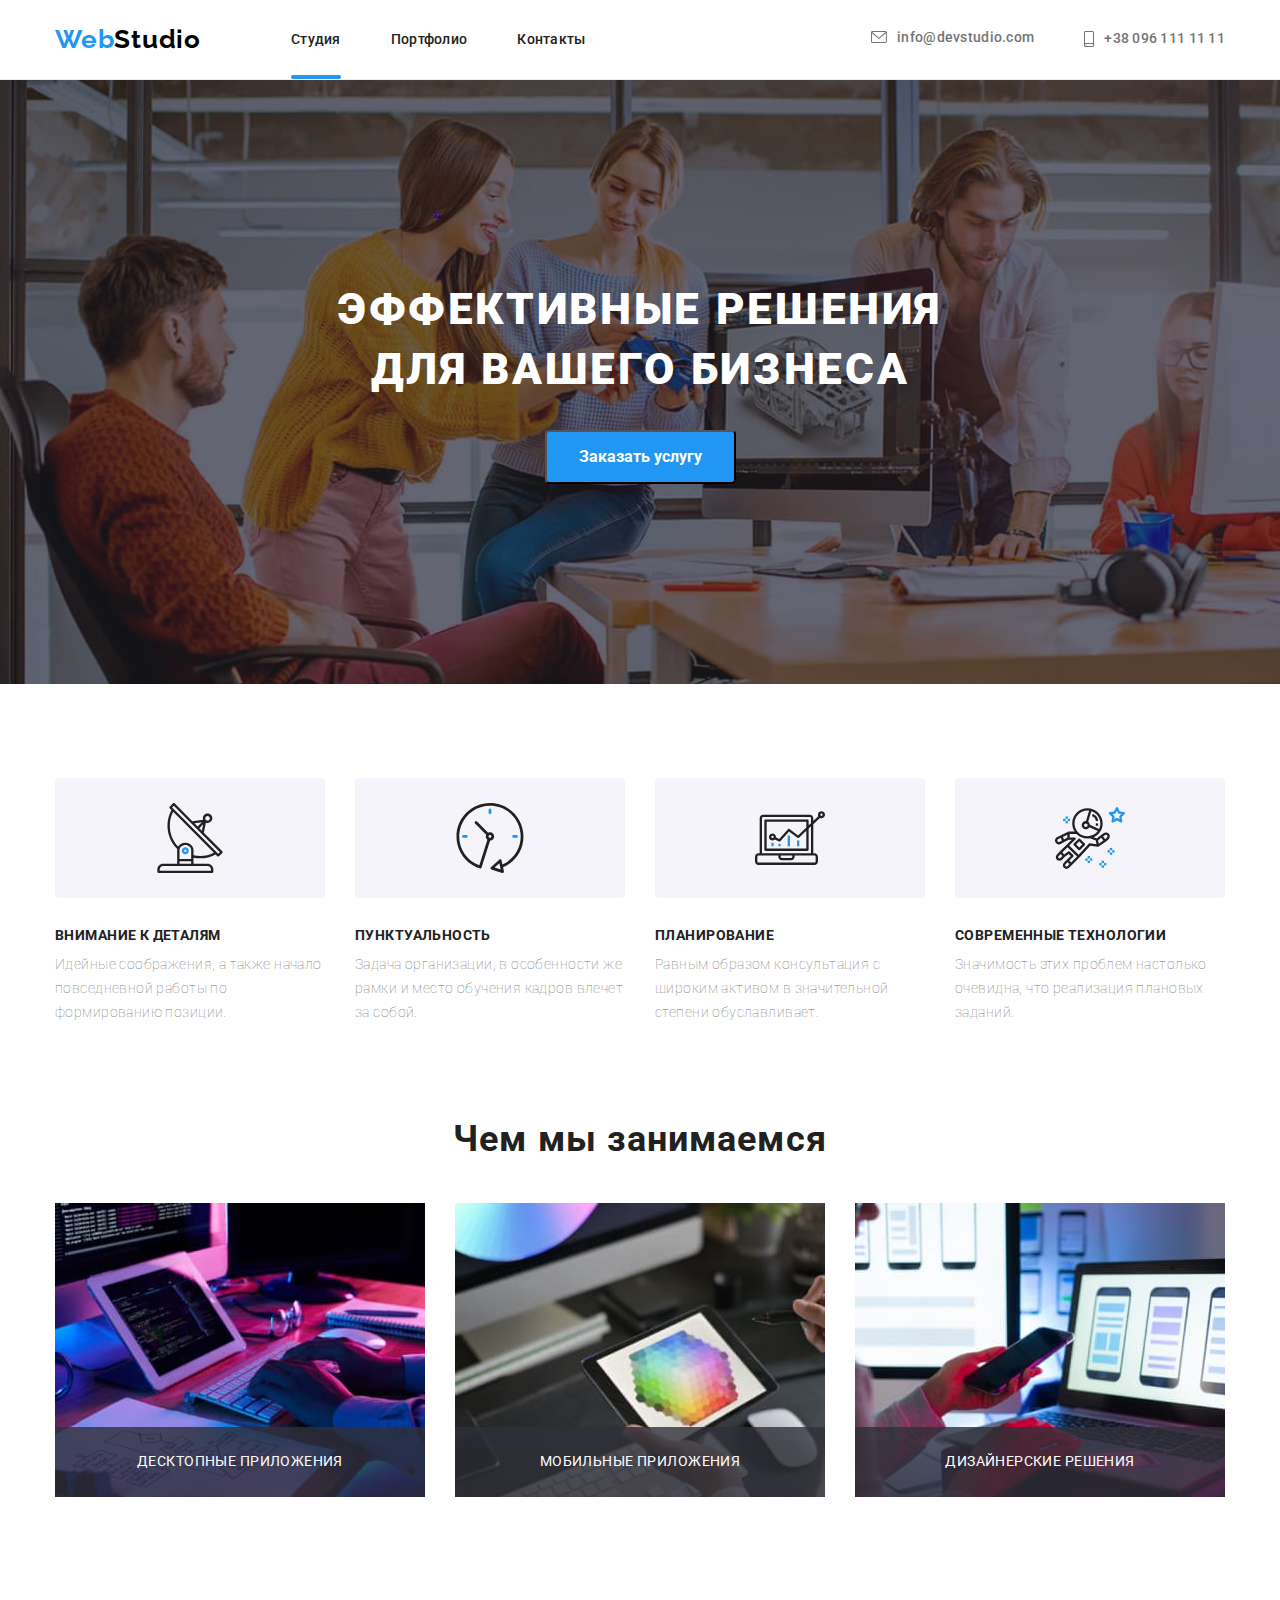
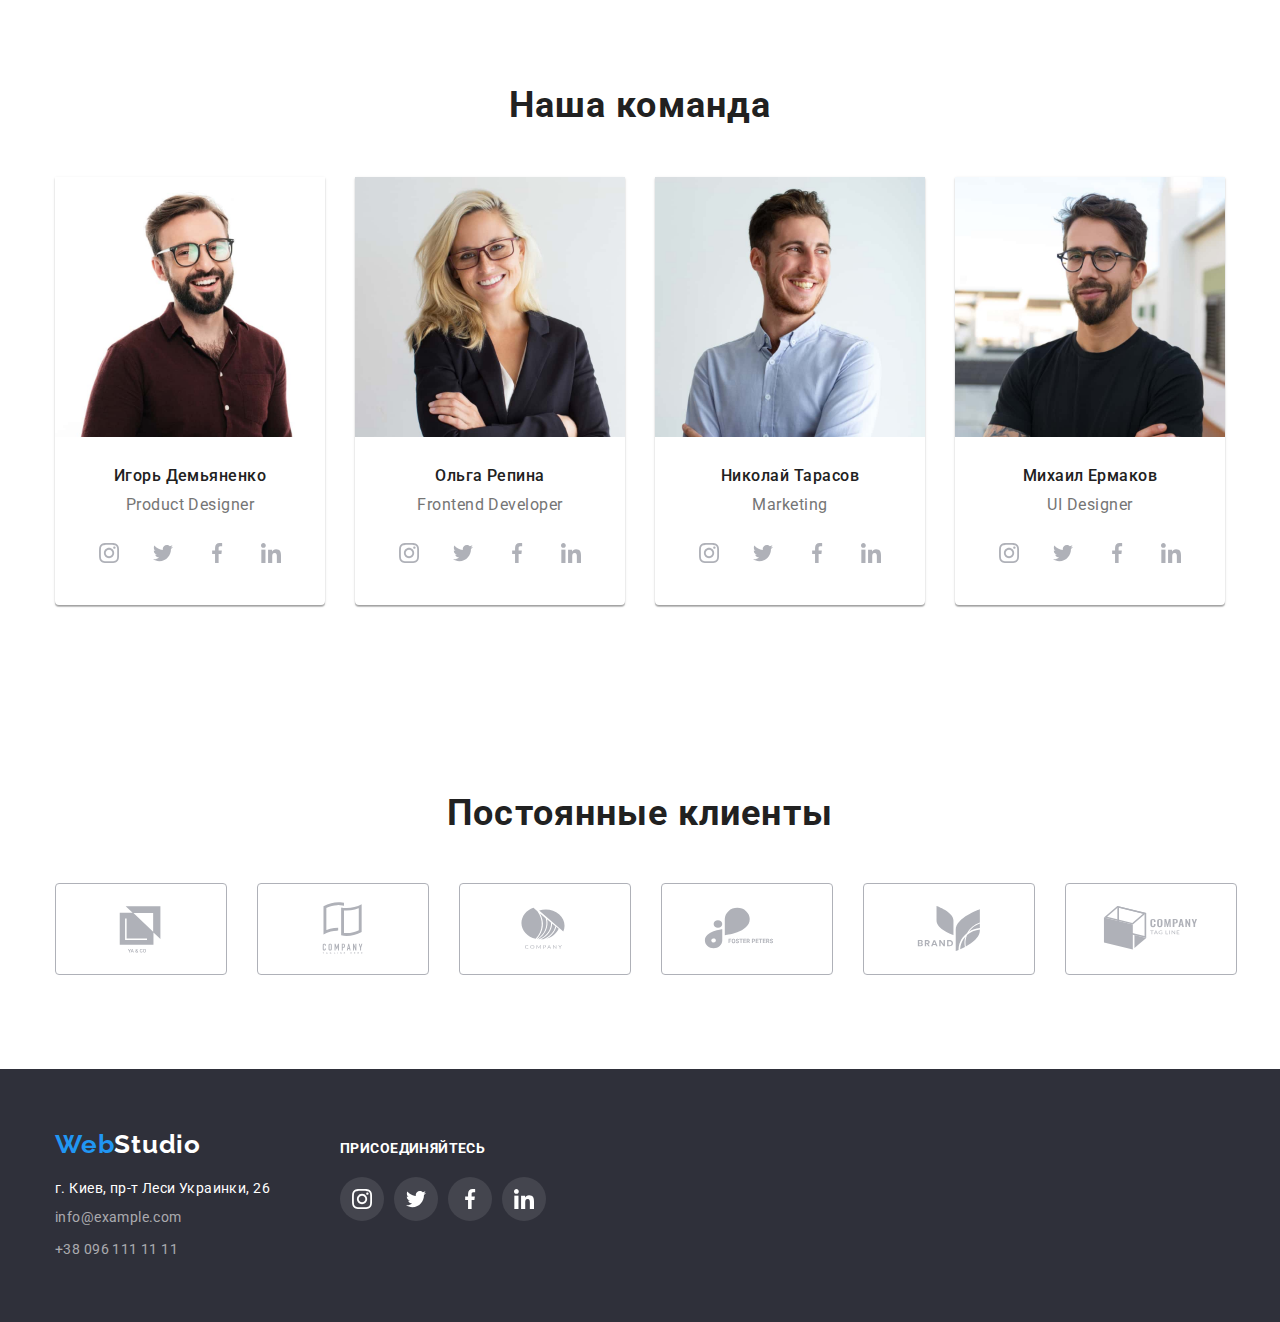
<file: index.html>
<!DOCTYPE html>
<html lang="ru">
  <head>
    <meta charset="UTF-8" />
    <meta http-equiv="X-UA-Compatible" content="IE=edge" />
    <meta name="viewport" content="width=device-width, initial-scale=1.0" />
    <title>Студия</title>
    <link rel="preconnect" href="https://fonts.googleapis.com" />
    <link rel="preconnect" href="https://fonts.gstatic.com" crossorigin />
    <link
      href="https://fonts.googleapis.com/css2?family=Raleway:wght@700&family=Roboto:wght@400;500;700;900&display=swap"
      rel="stylesheet"
    />
    <link
      rel="stylesheet"
      href="https://cdnjs.cloudflare.com/ajax/libs/modern-normalize/1.0.0/modern-normalize.min.css"
    />
    <link rel="stylesheet" href="./css/style.css" />
  </head>
  <body>
    <header class="header">
      <div class="container header-container">
        <nav class="header-navigation">
          <a class="header-link-logo link" href="/">
            <span class="logo-header">Web</span>Studio
          </a>

          <ul class="header-list list">
            <li class="header-item">
              <a class="header-link link anderline" href="./index.html">
                Студия</a
              >
            </li>
            <li class="header-item">
              <a class="header-link link" href="./Портфолио.html">Портфолио</a>
            </li>
            <li class="header-item">
              <a class="header-link link" href="#">Контакты</a>
            </li>
          </ul>
        </nav>

        <ul class="header-contacts list">
          <li class="header-contacts-connect">
            <a
              class="header-contacts-mail link"
              href="mailto:info@devstudio.com"
            >
              <svg class="header-contacts-mail-icon">
                <use href="./images/icons.svg.svg#icon-header-envelope"></use>
              </svg>
              info@devstudio.com
            </a>
          </li>
          <li class="header-contacts-connect">
            <a class="header-contacts-tell link" href="tel:+380961111111">
              <svg class="header-contacts-tell-icon">
                <use href="./images/icons.svg.svg#icon-header-smartphone"></use>
              </svg>
              +38 096 111 11 11</a
            >
          </li>
        </ul>
      </div>
    </header>
    <main>
      <!-- Герой -->
      <section class="hero main-section">
        <h1 class="hero-title">Эффективные решения для вашего бизнеса</h1>
        <button class="hero-button" type="button" data-modal-open>
          Заказать услугу
        </button>
      </section>
      <!-- Приимущества -->
      <section class="assets main-section">
        <div class="container">
          <h2 class="visually-hidden">Наши приимущества</h2>
          <ul class="assets-list list">
            <li class="assets-items">
              <div class="assets-logo-conteiner">
                <svg class="assets-logo-size">
                  <use href="./images/icons.svg.svg#icon-assets-antenna"></use>
                </svg>
              </div>
              <h3 class="assets-head">Внимание к деталям</h3>
              <p class="assets-text">
                Идейные соображения, а также начало повседневной работы по
                формированию позиции.
              </p>
            </li>
            <li class="assets-items">
              <div class="assets-logo-conteiner">
                <svg class="assets-logo-size">
                  <use href="./images/icons.svg.svg#icon-assets-clock"></use>
                </svg>
              </div>
              <h3 class="assets-head">Пунктуальность</h3>
              <p class="assets-text">
                Задача организации, в особенности же рамки и место обучения
                кадров влечет за собой.
              </p>
            </li>
            <li class="assets-items">
              <div class="assets-logo-conteiner">
                <svg class="assets-logo-size">
                  <use href="./images/icons.svg.svg#icon-assets-diagram"></use>
                </svg>
              </div>
              <h3 class="assets-head">Планирование</h3>
              <p class="assets-text">
                Равным образом консультация с широким активом в значительной
                степени обуславливает.
              </p>
            </li>
            <li class="assets-items">
              <div class="assets-logo-conteiner">
                <svg class="assets-logo-size">
                  <use
                    href="./images/icons.svg.svg#icon-assets-astronaut"
                  ></use>
                </svg>
              </div>
              <h3 class="assets-head">Современные технологии</h3>
              <p class="assets-text">
                Значимость этих проблем настолько очевидна, что реализация
                плановых заданий.
              </p>
            </li>
          </ul>
        </div>
      </section>
      <!-- Чем мы занимаемся -->
      <section class="doing">
        <div class="container">
          <h2 class="doing-head">Чем мы занимаемся</h2>
          <ul class="doing-list list">
            <li class="doing-items">
              <img
                src="images/img1.jpg"
                alt="руки на клавиатуре и экран планшета с кодом"
                width="370"
              />
              <p class="doing-text">Десктопные приложения</p>
            </li>
            <li class="doing-items">
              <img
                src="images/img2.jpg"
                alt="рука с телефоном и экран ноутбука с изображением телефонов"
                width="370"
              />
              <p class="doing-text">Мобильные приложения</p>
            </li>
            <li class="doing-items">
              <img
                src="images/img3.jpg"
                alt="планшет с палитрой цветов на экране"
                width="370"
              />
              <p class="doing-text">Дизайнерские решения</p>
            </li>
          </ul>
        </div>
      </section>
      <!-- Наша команда -->
      <section class="team main-section">
        <div class="container">
          <h2 class="team-main-head">Наша команда</h2>
          <ul class="team-list list">
            <li class="team-items">
              <img
                src="images/img4.jpg"
                alt="улыбающийся мужчина в рубашке с бородой и в очках"
                width="270"
              />
              <div class="team-heading">
                <h3 class="team-second-head">Игорь Демьяненко</h3>
                <p class="team-text" lang="en">Product Designer</p>
                <ul class="team-social-networks list">
                  <li class="social-networks-items">
                    <a class="social-networks" href="">
                      <svg class="social-networks-size">
                        <use href="./images/icons.svg.svg#icon-instagram"></use>
                      </svg>
                    </a>
                  </li>
                  <li class="social-networks-items">
                    <a class="social-networks" href="">
                      <svg class="social-networks-size">
                        <use href="./images/icons.svg.svg#icon-twitter"></use>
                      </svg>
                    </a>
                  </li>
                  <li class="social-networks-items">
                    <a class="social-networks" href="">
                      <svg class="social-networks-size">
                        <use href="./images/icons.svg.svg#icon-facebook"></use>
                      </svg>
                    </a>
                  </li>
                  <li class="social-networks-items">
                    <a class="social-networks" href="">
                      <svg class="social-networks-size">
                        <use href="./images/icons.svg.svg#icon-linkedin"></use>
                      </svg>
                    </a>
                  </li>
                </ul>
              </div>
            </li>
            <li class="team-items">
              <img
                src="images/img5.jpg"
                alt="улыбающаяся девушка с белыми волосами в очках"
                width="270"
              />
              <div class="team-heading">
                <h3 class="team-second-head">Ольга Репина</h3>
                <p class="team-text" lang="en">Frontend Developer</p>
                <ul class="team-social-networks list">
                  <li class="social-networks-items">
                    <a class="social-networks" href="">
                      <svg class="social-networks-size">
                        <use href="./images/icons.svg.svg#icon-instagram"></use>
                      </svg>
                    </a>
                  </li>
                  <li class="social-networks-items">
                    <a class="social-networks" href="">
                      <svg class="social-networks-size">
                        <use href="./images/icons.svg.svg#icon-twitter"></use>
                      </svg>
                    </a>
                  </li>
                  <li class="social-networks-items">
                    <a class="social-networks" href="">
                      <svg class="social-networks-size">
                        <use href="./images/icons.svg.svg#icon-facebook"></use>
                      </svg>
                    </a>
                  </li>
                  <li class="social-networks-items">
                    <a class="social-networks" href="">
                      <svg class="social-networks-size">
                        <use href="./images/icons.svg.svg#icon-linkedin"></use>
                      </svg>
                    </a>
                  </li>
                </ul>
              </div>
            </li>
            <li class="team-items">
              <img
                src="images/img6.jpg"
                alt="улыбающийся мужчина в рубашке смотрит в сторону"
                width="270"
              />
              <div class="team-heading">
                <h3 class="team-second-head">Николай Тарасов</h3>
                <p class="team-text" lang="en">Marketing</p>
                <ul class="team-social-networks list">
                  <li class="social-networks-items">
                    <a class="social-networks" href="">
                      <svg class="social-networks-size">
                        <use href="./images/icons.svg.svg#icon-instagram"></use>
                      </svg>
                    </a>
                  </li>
                  <li class="social-networks-items">
                    <a class="social-networks" href="">
                      <svg class="social-networks-size">
                        <use href="./images/icons.svg.svg#icon-twitter"></use>
                      </svg>
                    </a>
                  </li>
                  <li class="social-networks-items">
                    <a class="social-networks" href="">
                      <svg class="social-networks-size">
                        <use href="./images/icons.svg.svg#icon-facebook"></use>
                      </svg>
                    </a>
                  </li>
                  <li class="social-networks-items">
                    <a class="social-networks" href="">
                      <svg class="social-networks-size">
                        <use href="./images/icons.svg.svg#icon-linkedin"></use>
                      </svg>
                    </a>
                  </li>
                </ul>
              </div>
            </li>
            <li class="team-items">
              <img
                src="images/img7.jpg"
                alt="брюнет в футболке и очках с ухмылкой"
                width="270"
              />
              <div class="team-heading">
                <h3 class="team-second-head">Михаил Ермаков</h3>
                <p class="team-text" lang="en">UI Designer</p>
                <ul class="team-social-networks list">
                  <li class="social-networks-items">
                    <a class="social-networks" href="">
                      <svg class="social-networks-size">
                        <use href="./images/icons.svg.svg#icon-instagram"></use>
                      </svg>
                    </a>
                  </li>
                  <li class="social-networks-items">
                    <a class="social-networks" href="">
                      <svg class="social-networks-size">
                        <use href="./images/icons.svg.svg#icon-twitter"></use>
                      </svg>
                    </a>
                  </li>
                  <li class="social-networks-items">
                    <a class="social-networks" href="">
                      <svg class="social-networks-size">
                        <use href="./images/icons.svg.svg#icon-facebook"></use>
                      </svg>
                    </a>
                  </li>
                  <li class="social-networks-items">
                    <a class="social-networks" href="">
                      <svg class="social-networks-size">
                        <use href="./images/icons.svg.svg#icon-linkedin"></use>
                      </svg>
                    </a>
                  </li>
                </ul>
              </div>
            </li>
          </ul>
        </div>
      </section>
      <section class="clients main-section">
        <div class="container">
          <h2 class="clients-title">Постоянные клиенты</h2>
          <ul class="clients-list list">
            <li class="cients-items">
              <a class="clients-link link" href="">
                <svg class="clients-icon">
                  <use href="./images/icons.svg.svg#icon-customer-Logo"></use>
                </svg>
              </a>
            </li>
            <li class="cients-items">
              <a class="clients-link link" href="">
                <svg class="clients-icon">
                  <use href="./images/icons.svg.svg#icon-customer-Logo1"></use>
                </svg>
              </a>
            </li>
            <li class="cients-items">
              <a class="clients-link link" href="">
                <svg class="clients-icon">
                  <use href="./images/icons.svg.svg#icon-customer-Logo2"></use>
                </svg>
              </a>
            </li>
            <li class="cients-items">
              <a class="clients-link link" href="">
                <svg class="clients-icon">
                  <use href="./images/icons.svg.svg#icon-customer-Logo3"></use>
                </svg>
              </a>
            </li>
            <li class="cients-items">
              <a class="clients-link link" href="">
                <svg class="clients-icon">
                  <use href="./images/icons.svg.svg#icon-customer-Logo4"></use>
                </svg>
              </a>
            </li>
            <li class="cients-items">
              <a class="clients-link link" href="">
                <svg class="clients-icon">
                  <use href="./images/icons.svg.svg#icon-customer-Logo5"></use>
                </svg>
              </a>
            </li>
          </ul>
        </div>
      </section>
    </main>
    <footer class="footer">
      <div class="footer-container container">
        <div class="footer-container-studio">
          <a class="footer-link link" href="/">
            <span class="logo-footer">Web</span>Studio</a
          >

          <address class="footer-address">
            г. Киев, пр-т Леси Украинки, 26
          </address>
          <ul class="footer-list list">
            <li class="footer-contacts">
              <a class="footer-contacts-mail link" href="info@example.com"
                >info@example.com</a
              >
            </li>
            <li class="footer-contacts">
              <a class="footer-contacts-tell link" href="tell:+380961111111"
                >+38 096 111 11 11</a
              >
            </li>
          </ul>
        </div>
        <div class="footer-join">
          <h2 class="fotter-join-title">присоединяйтесь</h2>
          <ul class="footer-join-list list">
            <li class="footer-join-items">
              <a href="" class="footer-join-link link">
                <svg class="join-icon">
                  <use href="./images/icons.svg.svg#icon-instagram"></use>
                </svg>
              </a>
            </li>
            <li class="footer-join-items">
              <a href="" class="footer-join-link link">
                <svg class="join-icon">
                  <use href="./images/icons.svg.svg#icon-twitter"></use>
                </svg>
              </a>
            </li>
            <li class="footer-join-items">
              <a href="" class="footer-join-link link">
                <svg class="join-icon">
                  <use href="./images/icons.svg.svg#icon-facebook"></use>
                </svg>
              </a>
            </li>
            <li class="footer-join-items">
              <a href="" class="footer-join-link link">
                <svg class="join-icon">
                  <use href="./images/icons.svg.svg#icon-linkedin"></use>
                </svg>
              </a>
            </li>
          </ul>
        </div>
      </div>
    </footer>
    <div class="backdrop is-hidden" data-modal>
      <div class="modal">
        <button type="button" class="modal-close" data-modal-close>
          <svg class="modal-close-icon" width="18px" height="18px">
            <use href="./images/icons.svg.svg#icon-close"></use>
          </svg>
        </button>
      </div>
    </div>
    <script src="./js/modal.js"></script>
  </body>
</html>
</file>
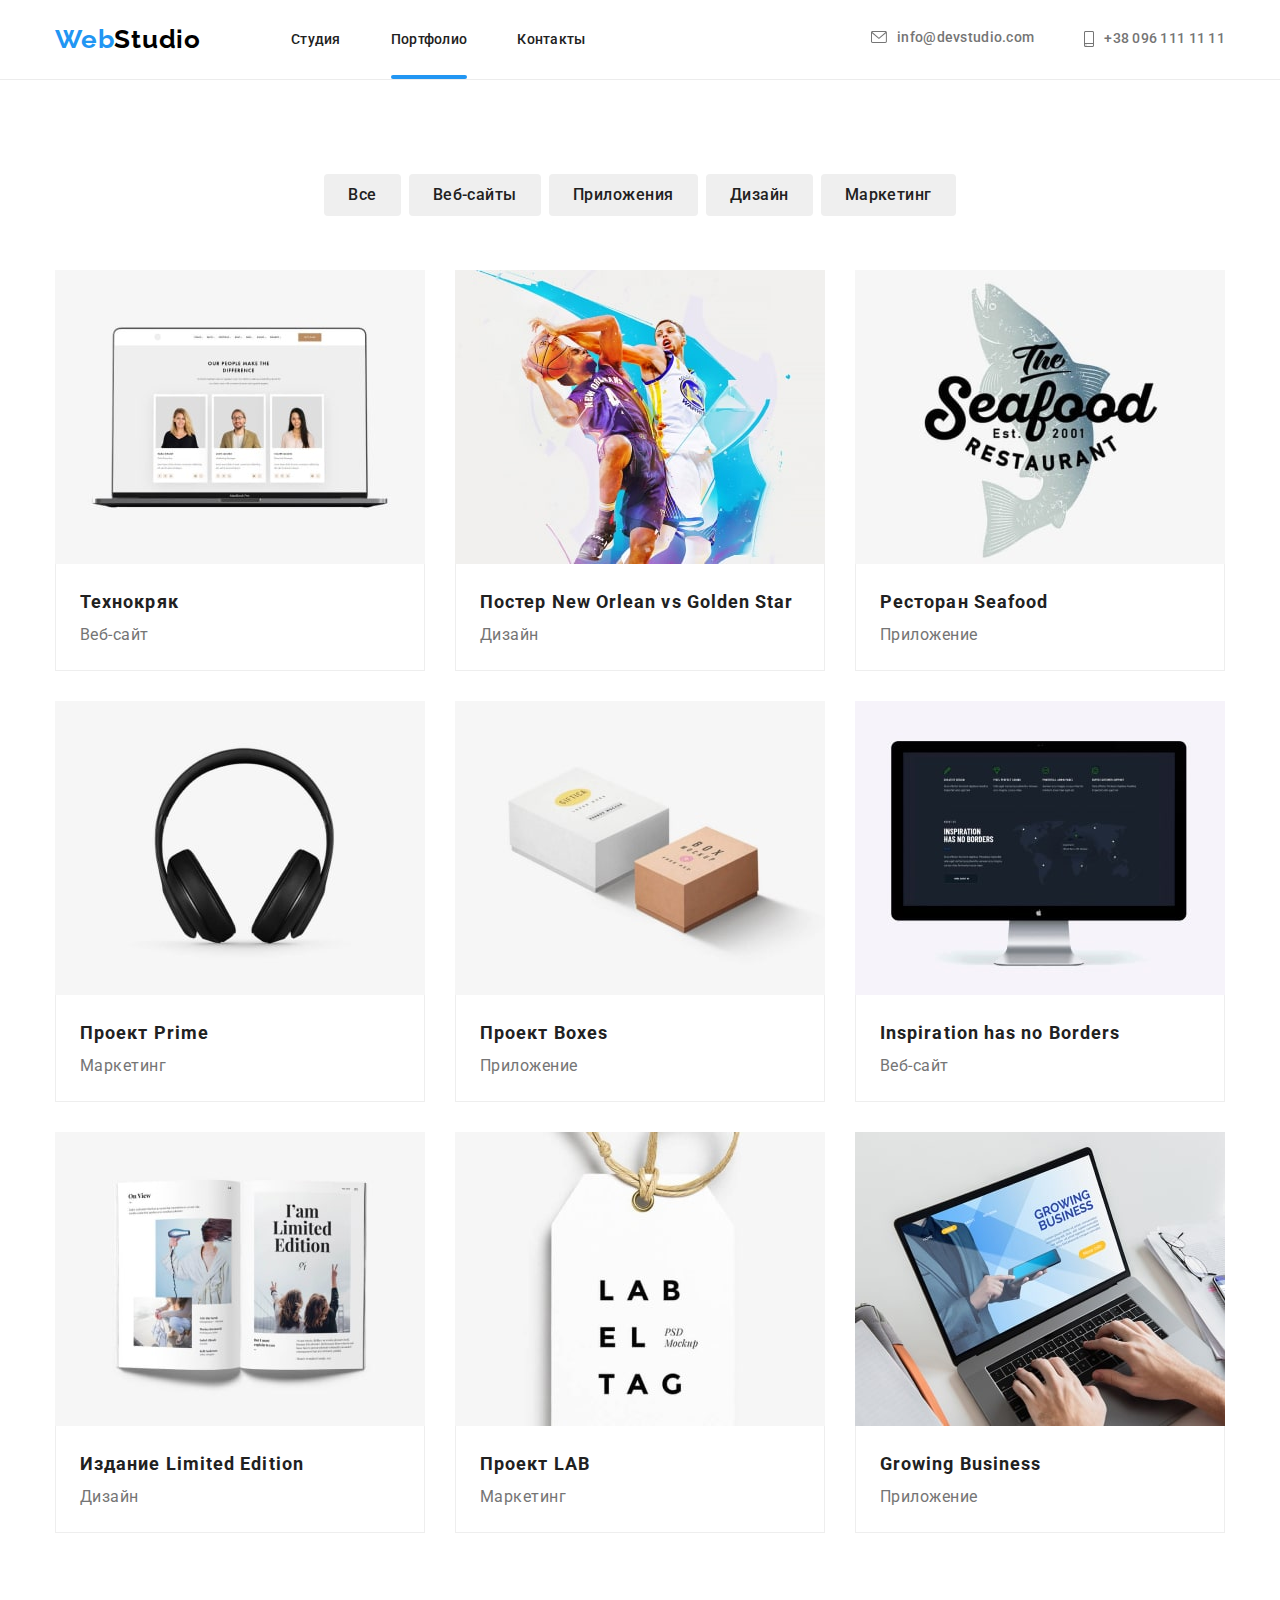
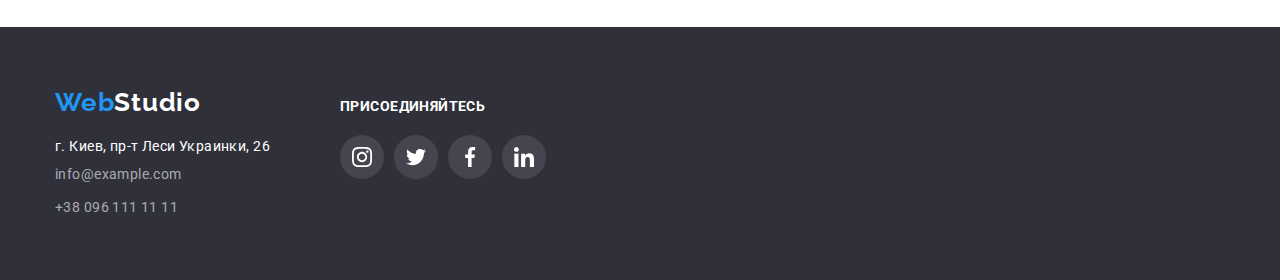
<file: Портфолио.html>
<!DOCTYPE html>
<html lang="ru">
  <head>
    <meta charset="UTF-8" />
    <meta http-equiv="X-UA-Compatible" content="IE=edge" />
    <meta name="viewport" content="width=device-width, initial-scale=1.0" />
    <title>Портфолио</title>
    <link rel="preconnect" href="https://fonts.googleapis.com" />
    <link rel="preconnect" href="https://fonts.gstatic.com" crossorigin />
    <link
      href="https://fonts.googleapis.com/css2?family=Raleway:wght@700&family=Roboto:wght@400;500;700;900&display=swap"
      rel="stylesheet"
    />
    <link
      href="https://fonts.googleapis.com/css2?family=Raleway:wght@700&family=Roboto:wght@400;500;700;900&display=swap"
      rel="stylesheet"
    />

    <link
      rel="stylesheet"
      href="https://cdnjs.cloudflare.com/ajax/libs/modern-normalize/1.0.0/modern-normalize.min.css"
    />
    <link rel="stylesheet" href="./css/style.css" />
  </head>
  <body>
    <header class="header">
      <div class="container header-container">
        <nav class="header-navigation">
          <a class="header-link-logo link" href="/">
            <span class="logo-header">Web</span>Studio
          </a>

          <ul class="header-list list">
            <li class="header-item">
              <a class="header-link link" href="./index.html">Студия</a>
            </li>
            <li class="header-item">
              <a class="header-link anderline link" href="./Портфолио.html">
                Портфолио</a
              >
            </li>
            <li class="header-item">
              <a class="header-link link" href="#">Контакты</a>
            </li>
          </ul>
        </nav>

        <ul class="header-contacts list">
          <li class="header-contacts-connect">
            <a
              class="header-contacts-mail link"
              href="mailto:info@devstudio.com"
            >
              <svg class="header-contacts-mail-icon">
                <use href="./images/icons.svg.svg#icon-header-envelope"></use>
              </svg>
              info@devstudio.com
            </a>
          </li>
          <li class="header-contacts-connect">
            <a class="header-contacts-tell link" href="tel:+380961111111">
              <svg class="header-contacts-tell-icon">
                <use href="./images/icons.svg.svg#icon-header-smartphone"></use>
              </svg>
              +38 096 111 11 11</a
            >
          </li>
        </ul>
      </div>
    </header>
    <main>
      <section class="portfolio main-section">
        <div class="container">
          <h1 class="visually-hidden">Скрытый заголовок</h1>
          <ul class="portfolio-filter list">
            <li class="portfolio-filter-item">
              <button class="portfolio-filter-item-button" type="button">
                Все
              </button>
            </li>
            <li class="portfolio-filter-item">
              <button class="portfolio-filter-item-button" type="button">
                Веб-сайты
              </button>
            </li>
            <li class="portfolio-filter-item">
              <button class="portfolio-filter-item-button" type="button">
                Приложения
              </button>
            </li>
            <li class="portfolio-filter-item">
              <button class="portfolio-filter-item-button" type="button">
                Дизайн
              </button>
            </li>
            <li class="portfolio-filter-item">
              <button class="portfolio-filter-item-button" type="button">
                Маркетинг
              </button>
            </li>
          </ul>

          <ul class="portfolio-list list link">
            <li class="portfolio-list-item">
              <a class="portfolio-link link" href="">
                <div class="portfolio-link-conteiner">
                  <img
                    src="./images-hw2/img-min.jpg "
                    alt="женщина, мужчина и женщина на экране ноутбука "
                    width="370"
                  />
                  <p class="portfolio-top-text">
                    Технокряк это современная площадка распространения
                    коронавируса. Компании используют эту платформу для
                    цифрового шпионажа и атак на защищённые сервера конкурентов.
                  </p>
                </div>
                <div class="portfolio-heading">
                  <h2 class="portfolio-head">Технокряк</h2>
                  <p class="portfolio-text">Веб-сайт</p>
                </div>
              </a>
            </li>
            <li class="portfolio-list-item">
              <a class="portfolio-link link" href=""
                ><div class="portfolio-link-conteiner">
                  <img
                    src="./images-hw2/img-min1.jpg"
                    alt="два баскетболиста в пржыке боряться за мяч"
                    width="370"
                  />
                  <p class="portfolio-top-text">
                    Технокряк это современная площадка распространения
                    коронавируса. Компании используют эту платформу для
                    цифрового шпионажа и атак на защищённые сервера конкурентов.
                  </p>
                </div>
                <div class="portfolio-heading">
                  <h2 class="portfolio-head">
                    Постер New Orlean vs Golden Star
                  </h2>
                  <p class="portfolio-text">Дизайн</p>
                </div>
              </a>
            </li>
            <li class="portfolio-list-item">
              <a class="portfolio-link link" href="">
                <div class="portfolio-link-conteiner">
                  <img
                    src="./images-hw2/img-min2.jpg"
                    alt="Логотип ресторана Seafood на котором изображена рыба "
                    width="370"
                  />
                  <p class="portfolio-top-text">
                    Технокряк это современная площадка распространения
                    коронавируса. Компании используют эту платформу для
                    цифрового шпионажа и атак на защищённые сервера конкурентов.
                  </p>
                </div>
                <div class="portfolio-heading">
                  <h2 class="portfolio-head">Ресторан Seafood</h2>
                  <p class="portfolio-text">Приложение</p>
                </div>
              </a>
            </li>
            <li class="portfolio-list-item">
              <a class="portfolio-link link" href="">
                <div class="portfolio-link-conteiner">
                  <img
                    src="./images-hw2/img-min3.jpg"
                    alt="Черные наушники"
                    width="370"
                  />
                  <p class="portfolio-top-text">
                    Технокряк это современная площадка распространения
                    коронавируса. Компании используют эту платформу для
                    цифрового шпионажа и атак на защищённые сервера конкурентов.
                  </p>
                </div>
                <div class="portfolio-heading">
                  <h2 class="portfolio-head">Проект Prime</h2>
                  <p class="portfolio-text">Маркетинг</p>
                </div>
              </a>
            </li>

            <li class="portfolio-list-item">
              <a class="portfolio-link link" href="">
                <div class="portfolio-link-conteiner">
                  <img
                    src="./images-hw2/img-min4.jpg"
                    alt="Бежевая и белая коробки"
                    width="370"
                  />
                  <p class="portfolio-top-text">
                    Технокряк это современная площадка распространения
                    коронавируса. Компании используют эту платформу для
                    цифрового шпионажа и атак на защищённые сервера конкурентов.
                  </p>
                </div>
                <div class="portfolio-heading">
                  <h2 class="portfolio-head">Проект Boxes</h2>
                  <p class="portfolio-text">Приложение</p>
                </div>
              </a>
            </li>
            <li class="portfolio-list-item">
              <a class="portfolio-link link" href="">
                <div class="portfolio-link-conteiner">
                  <img
                    src="./images-hw2/img-min5.jpg"
                    alt="Монитор компьютера Apple с изображением карты"
                    width="370"
                  />
                  <p class="portfolio-top-text">
                    Технокряк это современная площадка распространения
                    коронавируса. Компании используют эту платформу для
                    цифрового шпионажа и атак на защищённые сервера конкурентов.
                  </p>
                </div>
                <div class="portfolio-heading">
                  <h2 class="portfolio-head">Inspiration has no Borders</h2>
                  <p class="portfolio-text">Веб-сайт</p>
                </div>
              </a>
            </li>
            <li class="portfolio-list-item">
              <a class="portfolio-link link" href=""
                ><div class="portfolio-link-conteiner">
                  <img
                    src="./images-hw2/img-min6.jpg"
                    alt="открытый журнал"
                    width="370"
                  />
                  <p class="portfolio-top-text">
                    Технокряк это современная площадка распространения
                    коронавируса. Компании используют эту платформу для
                    цифрового шпионажа и атак на защищённые сервера конкурентов.
                  </p>
                </div>
                <div class="portfolio-heading">
                  <h2 class="portfolio-head">Издание Limited Edition</h2>
                  <p class="portfolio-text">Дизайн</p>
                </div>
              </a>
            </li>
            <li class="portfolio-list-item">
              <a class="portfolio-link link" href="">
                <div class="portfolio-link-conteiner">
                  <img
                    src="./images-hw2/img-min7.jpg"
                    alt="бирка с надписью Label tag"
                    width="370"
                  />
                  <p class="portfolio-top-text">
                    Технокряк это современная площадка распространения
                    коронавируса. Компании используют эту платформу для
                    цифрового шпионажа и атак на защищённые сервера конкурентов.
                  </p>
                </div>
                <div class="portfolio-heading">
                  <h2 class="portfolio-head">Проект LAB</h2>
                  <p class="portfolio-text">Маркетинг</p>
                </div>
              </a>
            </li>
            <li class="portfolio-list-item">
              <a class="portfolio-link link" href="/">
                <div class="portfolio-link-conteiner">
                  <img
                    src="./images-hw2/img-min8.jpg"
                    alt="человек с планшетом в руках на экране ноутбука"
                    width="370"
                  />
                  <p class="portfolio-top-text">
                    Технокряк это современная площадка распространения
                    коронавируса. Компании используют эту платформу для
                    цифрового шпионажа и атак на защищённые сервера конкурентов.
                  </p>
                </div>
                <div class="portfolio-heading">
                  <h2 class="portfolio-head">Growing Business</h2>
                  <p class="portfolio-text">Приложение</p>
                </div>
              </a>
            </li>
          </ul>
        </div>
      </section>
    </main>
    <footer class="footer">
      <div class="footer-container container">
        <div class="footer-container-studio">
          <a class="footer-link link" href="/">
            <span class="logo-footer">Web</span>Studio</a
          >

          <address class="footer-address">
            г. Киев, пр-т Леси Украинки, 26
          </address>
          <ul class="footer-list list">
            <li class="footer-contacts">
              <a class="footer-contacts-mail link" href="info@example.com"
                >info@example.com</a
              >
            </li>
            <li class="footer-contacts">
              <a class="footer-contacts-tell link" href="tell:+380961111111"
                >+38 096 111 11 11</a
              >
            </li>
          </ul>
        </div>
        <div class="footer-join">
          <h2 class="fotter-join-title">присоединяйтесь</h2>
          <ul class="footer-join-list list">
            <li class="footer-join-items">
              <a href="" class="footer-join-link link">
                <svg class="join-icon">
                  <use href="./images/icons.svg.svg#icon-instagram"></use>
                </svg>
              </a>
            </li>
            <li class="footer-join-items">
              <a href="" class="footer-join-link link">
                <svg class="join-icon">
                  <use href="./images/icons.svg.svg#icon-twitter"></use>
                </svg>
              </a>
            </li>
            <li class="footer-join-items">
              <a href="" class="footer-join-link link">
                <svg class="join-icon">
                  <use href="./images/icons.svg.svg#icon-facebook"></use>
                </svg>
              </a>
            </li>
            <li class="footer-join-items">
              <a href="" class="footer-join-link link">
                <svg class="join-icon">
                  <use href="./images/icons.svg.svg#icon-linkedin"></use>
                </svg>
              </a>
            </li>
          </ul>
        </div>
      </div>
    </footer>
  </body>
</html>
</file>
<file: css/style.css>
/* основной цвет текста #212121*/
/* вторичный цвет текста  #757575 */
/* цвет лого #FFFFFF  #2196F3 */
/* цвет ховера #2196F3 */
:root {
  --primary-text-color: #212121;
  --title-text-color: #757575;
  --accent-color: #2196f3;
  --main-cubic: cubic-bezier(0.4, 0, 0.2, 1);
  --transition-duration: 250ms;
}
body {
  background-color: #ffffff;
  color: var(--title-text-color);
  font-family: Roboto;
}
.visually-hidden {
  position: absolute;
  white-space: nowrap;
  width: 1px;
  height: 1px;
  overflow: hidden;
  border: 0;
  padding: 0;
  clip: rect(0 0 0 0);
  clip-path: inset(50%);
  margin: -1px;
}
.link {
  text-decoration: none;
}
.list {
  list-style: none;
}
p,
h1,
h2,
h3,
h4,
h5,
h6 {
  margin: 0;
}
ul {
  margin: 0;
  padding: 0;
}
img {
  display: block;
}
.container {
  width: 1200px;
  padding-left: 15px;
  padding-right: 15px;
  margin: 0 auto;
}
.main-section {
  padding-top: 94px;
  padding-bottom: 94px;
}
/* -----------------------------------------Header----------------------------------------- */

.header-list {
  display: flex;
}
.header-navigation {
  display: flex;
  align-items: center;
}
.header-container {
  display: flex;
  align-items: center;
}
.header-contacts {
  display: flex;
}
.header-contacts {
  margin-left: auto;
}
.header-link-logo {
  margin-right: 90px;
}
.header {
  padding-top: 24px;
  padding-bottom: 24px;
  border-bottom: 1px solid #ececec;
}

.header-link-logo {
  font-family: Raleway;
  font-style: normal;
  font-weight: 700;
  font-size: 26px;
  line-height: 1.19;
  letter-spacing: 0.03em;
  color: #000000;
}
.logo-header {
  font-family: Raleway;
  font-style: normal;
  font-weight: 700;
  font-size: 26px;
  line-height: 1.19;
  letter-spacing: 0.03em;
  color: var(--accent-color);
}
.header-link {
  font-weight: 500;
  font-size: 14px;
  line-height: 1.14;
  letter-spacing: 0.02em;
  color: var(--primary-text-color);
  position: relative;
  transition: color var(--transition-duration) var(--main-cubic);
}
.header-item:not(:last-child) {
  margin-right: 50px;
}
.header-link.anderline::after {
  content: "";
  height: 4px;
  width: 100%;
  background-color: var(--accent-color);
  border-radius: 2px;
  position: absolute;
  bottom: 0px;
  left: 0px;
  bottom: -32px;
}
.header-link:hover,
.header-link:focus {
  font-weight: 500;
  font-size: 14px;
  line-height: 1.14px;
  letter-spacing: 0.02em;
  color: var(--accent-color);
}

.header-contacts-mail {
  font-weight: 500;
  font-size: 14px;
  line-height: 1.14px;
  letter-spacing: 0.02em;
  color: var(--title-text-color);
  transition: color var(--transition-duration) var(--main-cubic);
}
.header-contacts-connect:not(:last-child) {
  margin-right: 50px;
}

.header-contacts-mail-icon {
  width: 16px;
  height: 12px;
  fill: currentColor;
  margin-right: 10px;
}
.header-contacts-mail:hover,
.header-contacts-mail:focus {
  color: var(--accent-color);
}
.header-contacts-mail,
.header-contacts-tell {
  display: flex;
  align-items: center;
}

.header-contacts-tell {
  font-weight: 500;
  font-size: 14px;
  line-height: 1.14;
  letter-spacing: 0.02em;
  color: var(--title-text-color);
  transition: color var(--transition-duration) var(--main-cubic);
}
.header-contacts-tell-icon {
  width: 10px;
  height: 16px;
  fill: currentColor;
  margin-right: 10px;
}
.header-contacts-tell:hover,
.header-contacts-tell:focus {
  color: var(--accent-color);
}
/* --------------------------------------------Hero-------------------- */
.hero {
  background-color: #c4c4c4;
  max-width: 1600px;
  padding-top: 200px;
  padding-bottom: 200px;
  text-align: center;
}
.hero {
  background-image: linear-gradient(
      rgba(47, 48, 58, 0.4),
      rgba(47, 48, 58, 0.4)
    ),
    url("../images/hero-img.jpg");
  max-width: 1600px;
  background-repeat: no-repeat;
  background-size: cover;
}
.hero-title {
  width: 695px;
  margin: 0 auto;

  margin-bottom: 30px;
}
.hero-title {
  font-weight: 900;
  font-size: 44px;
  line-height: 1.36;
  text-align: center;
  letter-spacing: 0.06em;
  text-transform: uppercase;
  color: #ffffff;
}
.hero-button {
  font-style: normal;
  font-weight: 700;
  font-size: 16px;
  line-height: 1.87;
  background-color: var(--accent-color);
  color: #ffffff;
  border-radius: 4px;
  padding: 10px 32px;
  transition: color var(--transition-duration) var(--main-cubic);
}

.hero-button:hover {
  color: var(--primary-text-color);
}
/* --------------------------------------------Assents-------------------- */
.assets-list {
  display: flex;
}
.assets-items:not(:last-child) {
  margin-right: 30px;
}
.assets-items {
  width: 270px;
}

.assets-head {
  margin-bottom: 10px;
}
.assets-logo-conteiner {
  width: 270px;
  height: 120px;
  background-color: #f5f4fa;
  border-radius: 4px;
  margin-bottom: 30px;
}
.assets-logo-conteiner {
  display: flex;
  align-items: center;
  justify-content: center;
}
.assets-logo {
  display: flex;
}

.assets-logo-size {
  width: 70px;
  height: 70px;
}

.assets-head {
  font-weight: 700;
  font-size: 14px;
  line-height: 1.14;
  letter-spacing: 0.03em;
  text-transform: uppercase;
  color: var(--primary-text-color);
}
.assets-text {
  font-weight: 40;
  font-size: 14px;
  line-height: 1.71;
  letter-spacing: 0.03em;
  color: var(--title-text-color);
}
/* --------------------------------------------Doing-------------------- */
.doing-items {
  position: relative;
}
.doing-text {
  position: absolute;
  bottom: 0;
  left: 0;
  height: 70px;
  width: 370px;
  text-align: center;
  font-weight: 400px;
  font-size: 14px;
  line-height: 1.1;
  letter-spacing: 0.03em;
  text-transform: uppercase;
  color: #ffffff;
  background-color: rgba(47, 48, 58, 0.8);
  padding-top: 27px;
}
.doing {
  padding-bottom: 94px;
}
.doing-head {
  text-align: center;
  margin-bottom: 42px;
}
.doing-list {
  display: flex;
  flex-wrap: wrap;
}
.doing-items {
  flex-basis: calc(100% / 3 - 30px);
}
.doing-items:not(:last-child) {
  margin-right: 30px;
}
.doing-head {
  font-weight: 700;
  font-size: 36px;
  line-height: 1.16;
  letter-spacing: 0.03em;
  color: var(--primary-text-color);
}
/* --------------------------------------------Our team-------------------- */
.team-main-head {
  text-align: center;
  margin-bottom: 50px;
}
.team-second-head {
  margin-bottom: 10px;
}
.team-list {
  display: flex;
  flex-wrap: wrap;
}
.team-heading {
  text-align: center;
  padding-top: 30px;
  padding-bottom: 30px;
}
.team-items {
  flex-basis: calc(100% / 4 - 30px);
  background: #ffffff;
  box-shadow: 0px 1px 3px rgba(0, 0, 0, 0.12), 0px 1px 1px rgba(0, 0, 0, 0.14),
    0px 2px 1px rgba(0, 0, 0, 0.2);
  border-radius: 0px 0px 4px 4px;
}
.team-items:not(:last-child) {
  margin-right: 30px;
}
.team-social-networks {
  display: flex;
  justify-content: center;
  align-items: center;
  margin-top: 16px;
}
.social-networks {
  width: 44px;
  height: 44px;
  background-color: transparent;
  border-radius: 50%;
  color: #afb1b8;
  display: flex;
  justify-content: center;
  align-items: center;
  transition: color var(--transition-duration) var(--main-cubic),
    background-color var(--transition-duration) var(--main-cubic);
}
.social-networks-size {
  width: 20px;
  height: 20px;
  fill: currentColor;
}

.social-networks:hover {
  background-color: var(--accent-color);
  color: #ffffff;
}
.social-networks:focus {
  background-color: var(--accent-color);
  color: #ffffff;
}
.social-networks-items:not(:last-child) {
  margin-right: 10px;
}

.team-main-head {
  font-weight: 700;
  font-size: 36px;
  line-height: 1.16;
  letter-spacing: 0.03em;
  color: var(--primary-text-color);
}
.team-second-head {
  font-weight: 500;
  font-size: 16px;
  line-height: 1.18;
  letter-spacing: 0.03em;
  color: var(--primary-text-color);
}
.team-text {
  font-size: 16px;
  line-height: 1.18;
  letter-spacing: 0.03em;
  color: var(--title-text-color);
}
/* --------------------------------------------Clients-------------------- */
.clients-list {
  display: flex;
}
.clients-link {
  display: flex;
  align-items: center;
  justify-content: space-around;
  color: #afb1b8;
  width: 172px;
  height: 92px;
  border: 1px #afb1b8 solid;
  transition: color var(--transition-duration) var(--main-cubic),
    background-color var(--transition-duration) var(--main-cubic);

  border-radius: 4px;
}
.clients-link:hover {
  border: 1px var(--accent-color) solid;
  color: var(--accent-color);
}
.clients-link:focus {
  border: 1px var(--accent-color) solid;
  color: var(--accent-color);
}
.cients-items:not(:last-child) {
  margin-right: 30px;
}
.clients-icon {
  width: 106px;
  height: 60px;
  fill: currentColor;
}

.clients-title {
  font-weight: 700;
  font-size: 36px;
  line-height: 1.13;
  text-align: center;
  letter-spacing: 0.03em;
  color: var(--primary-text-color);
  margin-bottom: 50px;
}
/* --------------------------------------------Footer-------------------- */
.footer-container {
  display: flex;
  align-items: baseline;
}
.footer-join {
  margin-left: 70px;
}
.fotter-join-title {
  font-weight: 700;
  font-size: 14px;
  line-height: 1.14;
  letter-spacing: 0.03em;
  text-transform: uppercase;
  color: #ffffff;
}
.footer-join-list {
  display: flex;
  justify-content: center;
  align-items: center;
  margin-top: 20px;
}
.footer-join-link {
  width: 44px;
  height: 44px;
  color: #ffffff;
  background: rgba(255, 255, 255, 0.1);
  border-radius: 50%;
}
.footer-join-link {
  display: flex;
  justify-content: center;
  align-items: center;
  transition: background-color var(--transition-duration) var(--main-cubic);
}
.footer-join-items:not(:last-child) {
  margin-right: 10px;
}
.join-icon {
  width: 20px;
  height: 20px;
  fill: currentColor;
}
.footer-join-link:focus,
.footer-join-link:hover {
  background-color: var(--accent-color);
}
.footer {
  background-color: #2f303a;
  padding-bottom: 60px;
  padding-top: 60px;
}
.footer-link {
  display: block;
  margin-bottom: 20px;
}

.footer-address {
  margin-bottom: 9px;
}
.footer-contacts:not(:last-child) {
  margin-bottom: 9px;
}
.footer-link {
  font-family: Raleway;
  font-style: normal;
  font-weight: 700;
  font-size: 26px;
  line-height: 1.19;
  letter-spacing: 0.03em;
  color: #ffffff;
}
.logo-footer {
  font-family: Raleway;
  font-style: normal;
  font-weight: 700;
  font-size: 26px;
  line-height: 1.19;
  letter-spacing: 0.03em;
  color: var(--accent-color);
}
.footer-address {
  font-size: 14px;
  line-height: 1.17;
  letter-spacing: 0.03em;
  color: #ffffff;
  font-style: normal;
}
.footer-contacts-mail {
  font-size: 14px;
  line-height: 1.71;
  letter-spacing: 0.03em;
  color: rgba(255, 255, 255, 0.6);
  transition: color var(--transition-duration) var(--main-cubic);
}
.footer-contacts-tell {
  font-size: 14px;
  line-height: 1.71;
  letter-spacing: 0.03em;
  color: rgba(255, 255, 255, 0.6);
  transition: color var(--transition-duration) var(--main-cubic);
}
.footer-contacts-mail:hover,
.footer-contacts-mail :focus {
  color: var(--accent-color);
}
.footer-contacts-tell:hover,
.footer-contacts-tell :focus {
  color: var(--accent-color);
}
/* --------------------------------------------Portfolio-------------------- */

.portfolio-filter {
  display: flex;
  margin-bottom: 54px;
  justify-content: center;
}
.portfolio-filter-item:not(:last-child) {
  margin-right: 8px;
}
.portfolio-filter-item-button {
  border-radius: 4px;
  border-color: transparent;
  padding: 6px 22px;
  transition: color var(--transition-duration) var(--main-cubic),
    background-color var(--transition-duration) var(--main-cubic),
    box-shadow var(--transition-duration) var(--main-cubic);
}
.portfolio-filter-item-button {
  font-style: normal;
  font-weight: 500;
  font-size: 16px;
  line-height: 1.62;
  letter-spacing: 0.03em;
  color: var(--primary-text-color);
}
.portfolio-filter-item-button:hover,
.portfolio-filter-item-button:focus {
  color: #ffffff;
  background-color: var(--accent-color);
  box-shadow: 0px 3px 1px rgba(0, 0, 0, 0.1), 0px 1px 2px rgba(0, 0, 0, 0.08),
    0px 2px 2px rgba(0, 0, 0, 0.12);
}

.portfolio-heading {
  background: #ffffff;
  border: 1px solid #eeeeee;

  border-top: none;
}
.portfolio-heading {
  padding-top: 20px;
  padding-bottom: 20px;
  padding-left: 24px;
  padding-right: 24px;
}

.portfolio-list {
  display: flex;
  flex-wrap: wrap;
  margin-top: -30px;
  margin-left: -30px;
}

.portfolio-list-item {
  flex-basis: calc(100% / 3 - 30px);
  margin-top: 30px;
  margin-left: 30px;
}
.portfolio-list-item:nth-child(n + 7) {
  margin-bottom: 0;
}
.portfolio-head {
  font-weight: 700;
  font-size: 18px;
  line-height: 2;
  letter-spacing: 0.06em;
  color: var(--primary-text-color);
}
.portfolio-text {
  font-weight: 400;
  font-size: 16px;
  line-height: 1.87;
  letter-spacing: 0.03em;
  color: var(--title-text-color);
}

.portfolio-link-conteiner {
  position: relative;
  overflow: hidden;
}
.portfolio-top-text {
  width: 370px;
  height: 100%;
  background-color: rgba(33, 150, 243, 0.9);
  font-weight: 400px;
  font-size: 18px;
  line-height: 1.55;
  letter-spacing: 0.03em;
  color: #ffffff;
  padding: 63px 24px;
  position: absolute;
  top: 0;
  left: 0;
  transform: translateY(100%);
  transition: transform var(--transition-duration) var(--main-cubic);
}

.portfolio-link:hover .portfolio-top-text {
  transform: translateY(0);
}
.portfolio-link:focus .portfolio-top-text {
  transform: translateY(0);
}
.portfolio-link {
  display: block;
  transition: box-shadow var(--transition-duration) var(--main-cubic);
}
.portfolio-link:hover {
  box-shadow: 0px 1px 1px rgba(0, 0, 0, 0.12), 0px 4px 4px rgba(0, 0, 0, 0.06),
    1px 4px 6px rgba(0, 0, 0, 0.16);
}
.portfolio-link:focus {
  box-shadow: 0px 1px 1px rgba(0, 0, 0, 0.12), 0px 4px 4px rgba(0, 0, 0, 0.06),
    1px 4px 6px rgba(0, 0, 0, 0.16);
}
/* --------------------------------------------------BACKDROP----------------------------------------------------------------- */

.backdrop {
  width: 100vw;
  height: 100vh;
  position: fixed;
  background: rgba(0, 0, 0, 0.2);
  top: 0;
  transition: visibility var(--transition-duration) var(--main-cubic),
    opacity var(--transition-duration) var(--main-cubic);
}

.backdrop.is-hidden .modal {
  transform: scale(2) rotate(90deg) translateX(1000px) translateY(1500px);
  transition: transform 1000ms;
}
.modal {
  width: 530px;
  min-height: 580px;
  background-color: #ffffff;
  border-radius: 4px;
  position: absolute;
  top: 50%;
  left: 50%;
  transform: scale(1) rotate(0);
  transition: transform 1000ms;
  transform: translate(-50%, -50%);
}
.modal-close {
  width: 30px;
  height: 30px;
  background-color: transparent;
  border-radius: 50%;
  border: 1px solid rgba(0, 0, 0, 0.1);
  position: absolute;
  top: 8px;
  right: 8px;
  display: flex;
  justify-content: center;
  align-items: center;
}
.is-hidden {
  visibility: hidden;
  opacity: 0;
  pointer-events: none;
}
</file>
